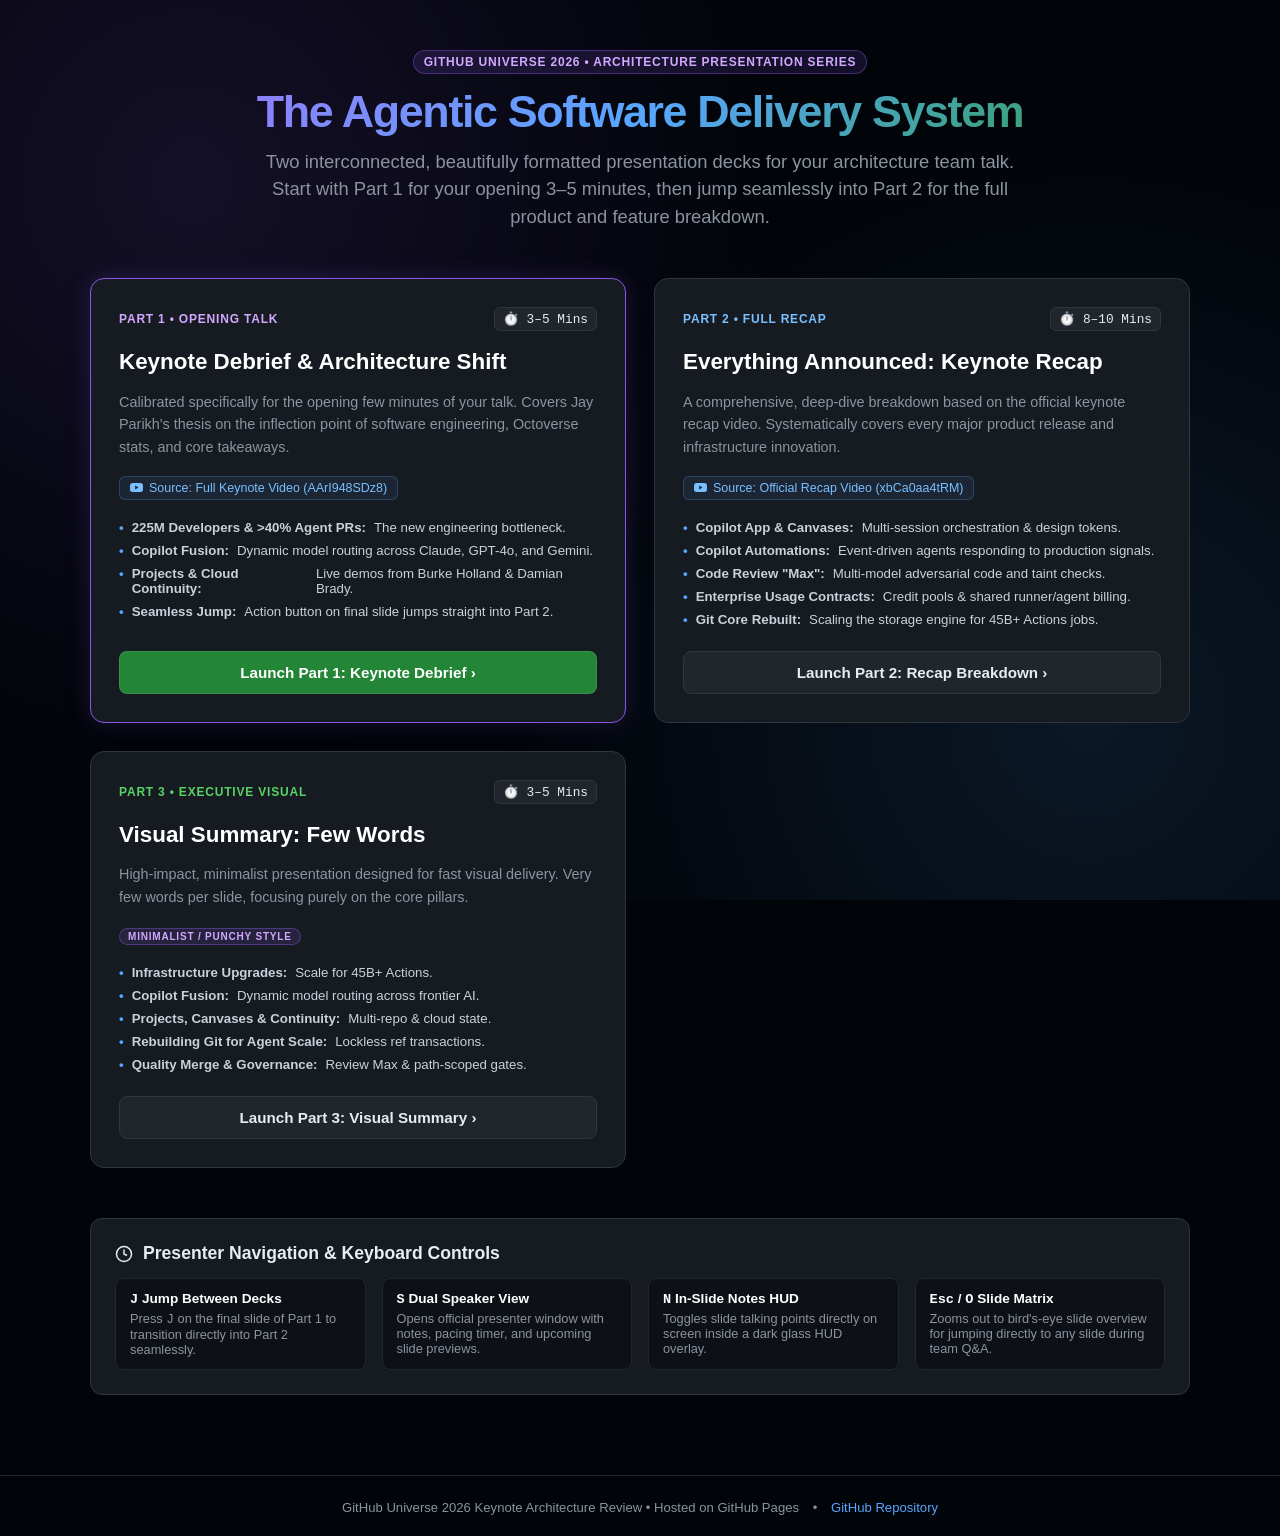
<file: index.html>
<!DOCTYPE html>
<html lang="en">
<head>
  <meta charset="utf-8">
  <meta name="viewport" content="width=device-width, initial-scale=1.0">
  <title>GitHub Universe 2026: Architecture Presentation Series</title>
  
  <link rel="icon" type="image/svg+xml" href="data:image/svg+xml,<svg xmlns='http://www.w3.org/2000/svg' viewBox='0 0 16 16' fill='%2358a6ff'><path d='M8 0c4.42 0 8 3.58 8 8a8.013 8.013 0 0 1-5.45 7.59c-.4.08-.55-.17-.55-.38 0-.27.01-1.13.01-2.2 0-.75-.25-1.23-.54-1.48 1.78-.2 3.65-.88 3.65-3.95 0-.88-.31-1.59-.82-2.15.08-.2.36-1.02-.08-2.12 0 0-.67-.22-2.2.82-.64-.18-1.32-.27-2-.27-.68 0-1.36.09-2 .27-1.53-1.03-2.2-.82-2.2-.82-.44 1.1-.16 1.92-.08 2.12-.51.56-.82 1.28-.82 2.15 0 3.06 1.86 3.75 3.64 3.95-.23.2-.44.55-.51 1.07-.46.21-1.61.55-2.33-.66-.15-.24-.6-.83-1.23-.82-.67.01-.27.38.01.53.34.19.73.9.82 1.13.16.45.68 1.31 2.69.94 0 .67.01 1.3.01 1.49 0 .21-.15.45-.55.38A7.995 7.995 0 0 1 0 8c0-4.42 3.58-8 8-8Z'/></svg>">

  <link rel="stylesheet" href="assets/css/deck-theme.css">

  <style>
    body {
      overflow-y: auto;
      min-height: 100vh;
      display: flex;
      flex-direction: column;
    }

    .hub-container {
      max-width: 1100px;
      margin: 0 auto;
      padding: 50px 24px 80px 24px;
      position: relative;
      z-index: 10;
      flex: 1;
    }

    .hub-header {
      text-align: center;
      margin-bottom: 48px;
    }

    .hub-title {
      font-size: 2.8rem;
      font-weight: 800;
      letter-spacing: -0.03em;
      margin: 12px 0 10px 0;
      background: var(--gh-accent-gradient);
      -webkit-background-clip: text;
      -webkit-text-fill-color: transparent;
      line-height: 1.15;
    }

    .hub-subtitle {
      font-size: 1.15rem;
      color: var(--gh-muted);
      max-width: 760px;
      margin: 0 auto;
      line-height: 1.5;
    }

    .hub-segments-grid {
      display: grid;
      grid-template-columns: repeat(auto-fit, minmax(360px, 1fr));
      gap: 28px;
      margin-bottom: 50px;
    }

    .segment-card {
      background: var(--gh-card);
      border: 1px solid var(--gh-border);
      border-radius: 14px;
      padding: 28px;
      display: flex;
      flex-direction: column;
      justify-content: space-between;
      transition: transform 0.2s ease, border-color 0.2s ease, box-shadow 0.2s ease;
      position: relative;
    }

    .segment-card:hover {
      transform: translateY(-4px);
      border-color: #58a6ff88;
      box-shadow: 0 14px 34px rgba(0, 0, 0, 0.5);
    }

    .segment-card.featured {
      border-color: var(--gh-purple);
      box-shadow: 0 0 25px rgba(137, 87, 229, 0.18);
    }

    .segment-badge-row {
      display: flex;
      justify-content: space-between;
      align-items: center;
      margin-bottom: 16px;
    }

    .segment-number {
      font-size: 0.75rem;
      font-weight: 700;
      text-transform: uppercase;
      letter-spacing: 0.8px;
    }

    .segment-duration {
      font-family: ui-monospace, monospace;
      font-size: 0.8rem;
      background: #21262d;
      padding: 3px 8px;
      border-radius: 6px;
      border: 1px solid var(--gh-border);
      color: var(--gh-text);
    }

    .segment-title {
      font-size: 1.4rem;
      font-weight: 700;
      color: #fff;
      margin: 0 0 10px 0;
      line-height: 1.3;
    }

    .segment-description {
      font-size: 0.9rem;
      color: var(--gh-muted);
      line-height: 1.55;
      margin-bottom: 18px;
    }

    .segment-source-video {
      display: inline-flex;
      align-items: center;
      gap: 6px;
      font-size: 0.78rem;
      color: #79c0ff;
      text-decoration: none;
      background: rgba(88, 166, 255, 0.08);
      border: 1px solid rgba(88, 166, 255, 0.25);
      border-radius: 6px;
      padding: 4px 10px;
      margin-bottom: 20px;
      transition: background 0.2s;
    }

    .segment-source-video:hover {
      background: rgba(88, 166, 255, 0.16);
    }

    .segment-topics {
      list-style: none;
      padding: 0;
      margin: 0 0 24px 0;
      font-size: 0.83rem;
      color: #c9d1d9;
    }

    .segment-topics li {
      margin-bottom: 8px;
      display: flex;
      align-items: flex-start;
      gap: 8px;
    }

    .segment-topics li::before {
      content: "•";
      color: var(--gh-blue);
      font-weight: bold;
    }

    .btn-launch {
      display: inline-flex;
      align-items: center;
      justify-content: center;
      gap: 8px;
      width: 100%;
      padding: 12px 18px;
      border-radius: 8px;
      font-size: 0.95rem;
      font-weight: 600;
      text-decoration: none;
      transition: all 0.2s;
      box-sizing: border-box;
    }

    .btn-launch.primary {
      background: #238636;
      border: 1px solid rgba(240, 246, 252, 0.1);
      color: #fff;
    }

    .btn-launch.primary:hover {
      background: #2ea043;
    }

    .btn-launch.secondary {
      background: #21262d;
      border: 1px solid var(--gh-border);
      color: var(--gh-text);
    }

    .btn-launch.secondary:hover {
      background: #30363d;
      color: #fff;
      border-color: var(--gh-muted);
    }

    /* Pacing Guide Table */
    .hub-guide-card {
      background: var(--gh-card);
      border: 1px solid var(--gh-border);
      border-radius: 12px;
      padding: 24px;
      margin-top: 20px;
    }

    .guide-title {
      font-size: 1.1rem;
      font-weight: 700;
      margin: 0 0 14px 0;
      display: flex;
      align-items: center;
      gap: 10px;
    }

    .guide-grid {
      display: grid;
      grid-template-columns: repeat(auto-fit, minmax(200px, 1fr));
      gap: 16px;
      font-size: 0.85rem;
    }

    .guide-item {
      background: #0d1117;
      border: 1px solid var(--gh-border-subtle);
      border-radius: 8px;
      padding: 12px 14px;
    }

    .guide-item strong {
      display: block;
      color: #fff;
      margin-bottom: 4px;
    }

    .guide-item p {
      margin: 0;
      color: var(--gh-muted);
      font-size: 0.8rem;
    }

    .hub-footer {
      text-align: center;
      padding: 24px;
      font-size: 0.82rem;
      color: var(--gh-muted);
      border-top: 1px solid var(--gh-border-subtle);
    }
  </style>
</head>
<body>
  <div class="universe-glow"></div>

  <div class="hub-container">
    <div class="hub-header">
      <div style="margin-bottom: 12px;">
        <span class="badge-universe">GitHub Universe 2026 • Architecture Presentation Series</span>
      </div>
      <h1 class="hub-title">The Agentic Software Delivery System</h1>
      <p class="hub-subtitle">
        Two interconnected, beautifully formatted presentation decks for your architecture team talk. 
        Start with Part 1 for your opening 3–5 minutes, then jump seamlessly into Part 2 for the full product and feature breakdown.
      </p>
    </div>

    <!-- Presentation Cards Grid -->
    <div class="hub-segments-grid">

      <!-- PART 1: Keynote Debrief -->
      <div class="segment-card featured">
        <div>
          <div class="segment-badge-row">
            <span class="segment-number" style="color: var(--gh-purple-light);">Part 1 • Opening Talk</span>
            <span class="segment-duration">⏱️ 3–5 Mins</span>
          </div>
          <h2 class="segment-title">Keynote Debrief &amp; Architecture Shift</h2>
          <p class="segment-description">
            Calibrated specifically for the opening few minutes of your talk. Covers Jay Parikh's thesis on the inflection point of software engineering, Octoverse stats, and core takeaways.
          </p>

          <a href="https://www.youtube.com/watch?v=AArI948SDz8" target="_blank" class="segment-source-video">
            <svg width="13" height="13" viewBox="0 0 24 24" fill="currentColor"><path d="M23.498 6.186a3.016 3.016 0 0 0-2.122-2.136C19.505 3.545 12 3.545 12 3.545s-7.505 0-9.377.505A3.017 3.017 0 0 0 .502 6.186C0 8.07 0 12 0 12s0 3.93.502 5.814a3.016 3.016 0 0 0 2.122 2.136c1.871.505 9.376.505 9.376.505s7.505 0 9.377-.505a3.015 3.015 0 0 0 2.122-2.136C24 15.93 24 12 24 12s0-3.93-.502-5.814zM9.545 15.568V8.432L15.818 12l-6.273 3.568z"/></svg>
            Source: Full Keynote Video (AArI948SDz8)
          </a>

          <ul class="segment-topics">
            <li><strong>225M Developers &amp; &gt;40% Agent PRs:</strong> The new engineering bottleneck.</li>
            <li><strong>Copilot Fusion:</strong> Dynamic model routing across Claude, GPT-4o, and Gemini.</li>
            <li><strong>Projects &amp; Cloud Continuity:</strong> Live demos from Burke Holland &amp; Damian Brady.</li>
            <li><strong>Seamless Jump:</strong> Action button on final slide jumps straight into Part 2.</li>
          </ul>
        </div>
        <a href="presentations/01-keynote-debrief/" class="btn-launch primary">
          Launch Part 1: Keynote Debrief ›
        </a>
      </div>

      <!-- PART 2: Keynote Recap & Product Breakdown -->
      <div class="segment-card">
        <div>
          <div class="segment-badge-row">
            <span class="segment-number" style="color: var(--gh-blue-light);">Part 2 • Full Recap</span>
            <span class="segment-duration">⏱️ 8–10 Mins</span>
          </div>
          <h2 class="segment-title">Everything Announced: Keynote Recap</h2>
          <p class="segment-description">
            A comprehensive, deep-dive breakdown based on the official keynote recap video. Systematically covers every major product release and infrastructure innovation.
          </p>

          <a href="https://www.youtube.com/watch?v=xbCa0aa4tRM" target="_blank" class="segment-source-video">
            <svg width="13" height="13" viewBox="0 0 24 24" fill="currentColor"><path d="M23.498 6.186a3.016 3.016 0 0 0-2.122-2.136C19.505 3.545 12 3.545 12 3.545s-7.505 0-9.377.505A3.017 3.017 0 0 0 .502 6.186C0 8.07 0 12 0 12s0 3.93.502 5.814a3.016 3.016 0 0 0 2.122 2.136c1.871.505 9.376.505 9.376.505s7.505 0 9.377-.505a3.015 3.015 0 0 0 2.122-2.136C24 15.93 24 12 24 12s0-3.93-.502-5.814zM9.545 15.568V8.432L15.818 12l-6.273 3.568z"/></svg>
            Source: Official Recap Video (xbCa0aa4tRM)
          </a>

          <ul class="segment-topics">
            <li><strong>Copilot App &amp; Canvases:</strong> Multi-session orchestration &amp; design tokens.</li>
            <li><strong>Copilot Automations:</strong> Event-driven agents responding to production signals.</li>
            <li><strong>Code Review "Max":</strong> Multi-model adversarial code and taint checks.</li>
            <li><strong>Enterprise Usage Contracts:</strong> Credit pools &amp; shared runner/agent billing.</li>
            <li><strong>Git Core Rebuilt:</strong> Scaling the storage engine for 45B+ Actions jobs.</li>
          </ul>
        </div>
        <a href="presentations/02-keynote-recap/" class="btn-launch secondary">
          Launch Part 2: Recap Breakdown ›
        </a>
      </div>

      <!-- PART 3: Executive Visual Summary (Few Words) -->
      <div class="segment-card">
        <div>
          <div class="segment-badge-row">
            <span class="segment-number" style="color: var(--gh-green-light);">Part 3 • Executive Visual</span>
            <span class="segment-duration">⏱️ 3–5 Mins</span>
          </div>
          <h2 class="segment-title">Visual Summary: Few Words</h2>
          <p class="segment-description">
            High-impact, minimalist presentation designed for fast visual delivery. Very few words per slide, focusing purely on the core pillars.
          </p>

          <div style="margin-bottom: 20px;">
            <span class="badge-universe" style="font-size: 10px; padding: 2px 8px;">Minimalist / Punchy Style</span>
          </div>

          <ul class="segment-topics">
            <li><strong>Infrastructure Upgrades:</strong> Scale for 45B+ Actions.</li>
            <li><strong>Copilot Fusion:</strong> Dynamic model routing across frontier AI.</li>
            <li><strong>Projects, Canvases &amp; Continuity:</strong> Multi-repo &amp; cloud state.</li>
            <li><strong>Rebuilding Git for Agent Scale:</strong> Lockless ref transactions.</li>
            <li><strong>Quality Merge &amp; Governance:</strong> Review Max &amp; path-scoped gates.</li>
          </ul>
        </div>
        <a href="presentations/03-visual-summary/" class="btn-launch secondary">
          Launch Part 3: Visual Summary ›
        </a>
      </div>

    </div>

    <!-- Presenter Pacing & Keyboard Controls Guide -->
    <div class="hub-guide-card">
      <h3 class="guide-title">
        <svg width="18" height="18" viewBox="0 0 24 24" fill="none" stroke="currentColor" stroke-width="2"><circle cx="12" cy="12" r="10"/><polyline points="12 6 12 12 16 14"/></svg>
        Presenter Navigation &amp; Keyboard Controls
      </h3>
      <div class="guide-grid">
        <div class="guide-item">
          <strong><kbd>J</kbd> Jump Between Decks</strong>
          <p>Press <kbd>J</kbd> on the final slide of Part 1 to transition directly into Part 2 seamlessly.</p>
        </div>
        <div class="guide-item">
          <strong><kbd>S</kbd> Dual Speaker View</strong>
          <p>Opens official presenter window with notes, pacing timer, and upcoming slide previews.</p>
        </div>
        <div class="guide-item">
          <strong><kbd>N</kbd> In-Slide Notes HUD</strong>
          <p>Toggles slide talking points directly on screen inside a dark glass HUD overlay.</p>
        </div>
        <div class="guide-item">
          <strong><kbd>Esc</kbd> / <kbd>O</kbd> Slide Matrix</strong>
          <p>Zooms out to bird's-eye slide overview for jumping directly to any slide during team Q&amp;A.</p>
        </div>
      </div>
    </div>
  </div>

  <footer class="hub-footer">
    <span>GitHub Universe 2026 Keynote Architecture Review • Hosted on GitHub Pages</span>
    <span style="margin: 0 10px;">•</span>
    <a href="https://github.com/gilberterik/github-universe-2026-review" target="_blank" style="color: var(--gh-blue); text-decoration: none;">GitHub Repository</a>
  </footer>
</body>
</html>
</file>
<file: assets/css/deck-theme.css>
:root {
  --gh-bg: #0d1117;
  --gh-canvas: #010409;
  --gh-card: #161b22;
  --gh-card-hover: #1c2128;
  --gh-border: #30363d;
  --gh-border-subtle: #21262d;
  --gh-purple: #8957e5;
  --gh-purple-glow: rgba(137, 87, 229, 0.25);
  --gh-purple-light: #d2a8ff;
  --gh-blue: #58a6ff;
  --gh-blue-glow: rgba(88, 166, 255, 0.25);
  --gh-blue-light: #79c0ff;
  --gh-green: #3fb950;
  --gh-green-light: #56d364;
  --gh-coral: #f78166;
  --gh-amber: #d29922;
  --gh-text: #e6edf3;
  --gh-text-primary: #ffffff;
  --gh-muted: #8b949e;
  --gh-accent-gradient: linear-gradient(135deg, #a371f7 0%, #58a6ff 50%, #2ea043 100%);
  --gh-hub-gradient: linear-gradient(180deg, rgba(137, 87, 229, 0.15) 0%, rgba(88, 166, 255, 0.05) 50%, transparent 100%);
}

body {
  background-color: var(--gh-canvas);
  color: var(--gh-text);
  font-family: -apple-system, BlinkMacSystemFont, "Segoe UI", "Noto Sans", Helvetica, Arial, sans-serif;
  margin: 0;
  padding: 0;
  overflow: hidden;
}

/* Ambient Galactic Universe Glow */
.universe-glow {
  position: fixed;
  top: 0;
  left: 0;
  width: 100vw;
  height: 100vh;
  pointer-events: none;
  z-index: 0;
  background: 
    radial-gradient(circle at 15% 20%, rgba(137, 87, 229, 0.14) 0%, transparent 45%),
    radial-gradient(circle at 85% 80%, rgba(88, 166, 255, 0.12) 0%, transparent 45%),
    radial-gradient(circle at 50% 50%, rgba(1, 4, 9, 0.95) 0%, var(--gh-canvas) 100%);
}

/* Reveal Overrides & Base Typography */
.reveal {
  font-size: 26px;
  color: var(--gh-text);
  z-index: 10;
}

.reveal h1, .reveal h2, .reveal h3, .reveal h4 {
  font-weight: 700;
  color: var(--gh-text-primary);
  letter-spacing: -0.02em;
  text-transform: none;
}

.reveal h1 {
  font-size: 2.2em;
  margin-bottom: 0.2em;
  background: var(--gh-accent-gradient);
  -webkit-background-clip: text;
  -webkit-text-fill-color: transparent;
}

.reveal h2 {
  font-size: 1.6em;
  margin-bottom: 0.35em;
}

.slide-subtitle {
  color: var(--gh-muted);
  font-size: 0.88em;
  margin-bottom: 1.1em;
  font-weight: 400;
}

/* Top Navigation HUD */
.top-hud {
  position: fixed;
  top: 14px;
  left: 20px;
  right: 20px;
  display: flex;
  justify-content: space-between;
  align-items: center;
  z-index: 100;
  pointer-events: auto;
  font-size: 13px;
  font-weight: 500;
  color: var(--gh-muted);
}

.hud-left {
  display: flex;
  align-items: center;
  gap: 12px;
}

.hud-right {
  display: flex;
  align-items: center;
  gap: 14px;
}

.top-hud a {
  color: var(--gh-blue);
  text-decoration: none;
  display: inline-flex;
  align-items: center;
  gap: 6px;
  transition: color 0.2s;
}

.top-hud a:hover {
  color: var(--gh-blue-light);
}

.badge-universe {
  display: inline-flex;
  align-items: center;
  gap: 6px;
  padding: 4px 10px;
  border-radius: 20px;
  background: rgba(137, 87, 229, 0.15);
  border: 1px solid rgba(137, 87, 229, 0.4);
  color: var(--gh-purple-light);
  font-size: 12px;
  font-weight: 600;
  text-transform: uppercase;
  letter-spacing: 0.8px;
}

.badge-segment {
  display: inline-flex;
  align-items: center;
  gap: 5px;
  padding: 3px 8px;
  border-radius: 12px;
  background: rgba(88, 166, 255, 0.12);
  border: 1px solid rgba(88, 166, 255, 0.3);
  color: var(--gh-blue-light);
  font-size: 11px;
  font-weight: 600;
}

/* Deck Switcher Dropdown in Top HUD */
.deck-switcher {
  position: relative;
  display: inline-block;
}

.deck-select-btn {
  background: var(--gh-card);
  border: 1px solid var(--gh-border);
  color: var(--gh-text);
  padding: 4px 10px;
  border-radius: 6px;
  font-size: 12px;
  cursor: pointer;
  display: flex;
  align-items: center;
  gap: 6px;
  transition: border-color 0.2s;
}

.deck-select-btn:hover {
  border-color: var(--gh-blue);
}

.deck-dropdown-menu {
  display: none;
  position: absolute;
  top: 100%;
  left: 0;
  margin-top: 6px;
  background: var(--gh-card);
  border: 1px solid var(--gh-border);
  border-radius: 8px;
  min-width: 250px;
  box-shadow: 0 10px 30px rgba(0,0,0,0.6);
  z-index: 150;
  overflow: hidden;
}

.deck-dropdown-menu.show {
  display: block;
}

.deck-dropdown-item {
  display: block;
  padding: 8px 12px;
  font-size: 12px;
  color: var(--gh-text) !important;
  text-decoration: none;
  border-bottom: 1px solid var(--gh-border-subtle);
  transition: background 0.15s;
}

.deck-dropdown-item:last-child {
  border-bottom: none;
}

.deck-dropdown-item:hover {
  background: #21262d;
  color: var(--gh-blue-light) !important;
}

.deck-dropdown-item.active {
  background: rgba(137, 87, 229, 0.2);
  font-weight: 600;
  border-left: 3px solid var(--gh-purple);
}

/* Live Timer */
.live-timer {
  font-family: ui-monospace, SFMono-Regular, "SF Mono", Menlo, Consolas, monospace;
  padding: 3px 8px;
  background: var(--gh-card);
  border: 1px solid var(--gh-border);
  border-radius: 6px;
  color: var(--gh-text);
  font-size: 12px;
}

/* Floating Navigation Controls */
.deck-controls {
  position: fixed;
  bottom: 16px;
  right: 20px;
  display: flex;
  gap: 8px;
  z-index: 100;
  background: rgba(22, 27, 34, 0.88);
  backdrop-filter: blur(8px);
  padding: 6px 10px;
  border-radius: 12px;
  border: 1px solid var(--gh-border);
  box-shadow: 0 8px 24px rgba(0, 0, 0, 0.4);
}

.deck-btn {
  background: #21262d;
  border: 1px solid var(--gh-border);
  color: var(--gh-text);
  padding: 6px 10px;
  border-radius: 6px;
  font-size: 12px;
  cursor: pointer;
  display: flex;
  align-items: center;
  gap: 5px;
  transition: all 0.2s;
  text-decoration: none;
}

.deck-btn:hover {
  background: #30363d;
  border-color: var(--gh-muted);
  color: #fff;
}

.deck-btn.primary {
  background: #238636;
  border-color: rgba(240, 246, 252, 0.1);
  color: #fff;
}
.deck-btn.primary:hover {
  background: #2ea043;
}

/* Speaker Notes In-Slide Overlay */
.notes-overlay {
  display: none;
  position: fixed;
  bottom: 64px;
  right: 20px;
  width: 450px;
  max-height: 400px;
  background: rgba(13, 17, 23, 0.96);
  border: 1px solid var(--gh-purple);
  border-radius: 12px;
  box-shadow: 0 12px 36px rgba(0,0,0,0.7), 0 0 20px var(--gh-purple-glow);
  backdrop-filter: blur(12px);
  z-index: 99;
  padding: 16px;
  overflow-y: auto;
  text-align: left;
  font-size: 14px;
  line-height: 1.5;
}

.notes-overlay.active {
  display: block;
}

.notes-header {
  display: flex;
  justify-content: space-between;
  align-items: center;
  border-bottom: 1px solid var(--gh-border);
  padding-bottom: 8px;
  margin-bottom: 10px;
  color: var(--gh-purple-light);
  font-weight: 600;
  font-size: 13px;
}

/* Grids & Cards */
.grid-2 {
  display: grid;
  grid-template-columns: 1fr 1fr;
  gap: 20px;
  text-align: left;
}

.grid-3 {
  display: grid;
  grid-template-columns: 1fr 1fr 1fr;
  gap: 16px;
  text-align: left;
}

.card {
  background: var(--gh-card);
  border: 1px solid var(--gh-border);
  border-radius: 10px;
  padding: 20px;
  position: relative;
  transition: transform 0.2s, border-color 0.2s;
}

.card:hover {
  border-color: var(--gh-muted);
  transform: translateY(-2px);
}

.card.purple { border-left: 4px solid var(--gh-purple); }
.card.blue { border-left: 4px solid var(--gh-blue); }
.card.green { border-left: 4px solid var(--gh-green); }
.card.coral { border-left: 4px solid var(--gh-coral); }

.card-title {
  font-size: 0.85em;
  font-weight: 700;
  color: #fff;
  display: flex;
  align-items: center;
  gap: 8px;
  margin-bottom: 10px;
}

.card-body {
  font-size: 0.65em;
  color: var(--gh-muted);
  line-height: 1.55;
}

.card-body strong {
  color: var(--gh-text);
}

.card-body ul {
  margin: 8px 0 0 16px;
  padding: 0;
}

.card-body li {
  margin-bottom: 6px;
}

/* Metrics */
.metric-box {
  background: linear-gradient(180deg, #161b22 0%, #0d1117 100%);
  border: 1px solid var(--gh-border);
  border-radius: 10px;
  padding: 16px;
  text-align: center;
}

.metric-value {
  font-size: 2.2em;
  font-weight: 800;
  font-family: ui-monospace, SFMono-Regular, monospace;
  line-height: 1.1;
  margin-bottom: 4px;
}

.metric-value.purple { color: var(--gh-purple-light); }
.metric-value.blue { color: var(--gh-blue-light); }
.metric-value.green { color: var(--gh-green-light); }

.metric-label {
  font-size: 0.55em;
  color: var(--gh-muted);
  text-transform: uppercase;
  letter-spacing: 0.5px;
}

/* Shift Box */
.paradigm-shift {
  display: flex;
  align-items: center;
  justify-content: space-between;
  background: #161b22;
  border: 1px solid var(--gh-border);
  border-radius: 8px;
  padding: 12px 18px;
  margin-bottom: 14px;
  font-size: 0.7em;
}

.paradigm-old {
  color: var(--gh-muted);
  text-decoration: line-through;
  flex: 1;
}

.arrow-icon {
  color: var(--gh-blue);
  padding: 0 16px;
  font-weight: bold;
  font-size: 1.2em;
}

.paradigm-new {
  color: var(--gh-green-light);
  font-weight: 600;
  flex: 1;
  text-align: right;
}

/* Speaker Pills */
.speaker-pill {
  display: inline-flex;
  align-items: center;
  gap: 6px;
  padding: 3px 8px;
  border-radius: 14px;
  font-size: 0.55em;
  background: #21262d;
  color: #c9d1d9;
  border: 1px solid var(--gh-border);
  margin-bottom: 12px;
}

.speaker-pill .dot {
  width: 7px;
  height: 7px;
  border-radius: 50%;
  background: var(--gh-blue);
}

/* Architectural Takeaways List */
.arch-takeaway-item {
  display: flex;
  gap: 16px;
  background: var(--gh-card);
  border: 1px solid var(--gh-border);
  border-radius: 8px;
  padding: 14px 18px;
  margin-bottom: 12px;
  align-items: flex-start;
  text-align: left;
}

.takeaway-number {
  background: var(--gh-purple);
  color: white;
  font-size: 0.65em;
  font-weight: bold;
  width: 28px;
  height: 28px;
  border-radius: 50%;
  display: flex;
  align-items: center;
  justify-content: center;
  flex-shrink: 0;
}

.takeaway-content {
  font-size: 0.65em;
  line-height: 1.45;
}

.takeaway-content h4 {
  font-size: 1.1em;
  margin: 0 0 4px 0;
  color: #fff;
}

.takeaway-content p {
  margin: 0;
  color: var(--gh-muted);
}

/* Keyboard Hints */
.key-hints {
  position: fixed;
  bottom: 16px;
  left: 20px;
  font-size: 11px;
  color: #484f58;
  display: flex;
  gap: 12px;
  z-index: 90;
}

.key-hints kbd {
  background: #161b22;
  border: 1px solid #30363d;
  border-radius: 4px;
  padding: 2px 5px;
  font-family: inherit;
  color: #8b949e;
}

/* Minimalist / Few-Words Presentation Styles */
.hero-statement {
  font-size: 2.5em;
  font-weight: 800;
  letter-spacing: -0.03em;
  line-height: 1.15;
  margin-bottom: 20px;
}

.hero-statement.gradient {
  background: var(--gh-accent-gradient);
  -webkit-background-clip: text;
  -webkit-text-fill-color: transparent;
}

.minimal-grid-3 {
  display: grid;
  grid-template-columns: repeat(3, 1fr);
  gap: 24px;
  margin: 35px 0;
}

.minimal-grid-2 {
  display: grid;
  grid-template-columns: repeat(2, 1fr);
  gap: 30px;
  margin: 35px 0;
}

.minimal-card {
  background: var(--gh-card);
  border: 1px solid var(--gh-border);
  border-radius: 12px;
  padding: 28px 20px;
  text-align: center;
  transition: transform 0.2s, border-color 0.2s;
}

.minimal-card:hover {
  transform: translateY(-4px);
  border-color: var(--gh-blue);
}

.minimal-card-icon {
  font-size: 2.2em;
  margin-bottom: 12px;
  display: inline-block;
}

.minimal-card-title {
  font-size: 1.15em;
  font-weight: 700;
  color: #ffffff;
  margin-bottom: 8px;
}

.minimal-card-sub {
  font-size: 0.75em;
  color: var(--gh-muted);
  text-transform: uppercase;
  letter-spacing: 0.8px;
}

.punchline-callout {
  display: inline-flex;
  align-items: center;
  gap: 10px;
  padding: 10px 24px;
  background: rgba(137, 87, 229, 0.12);
  border: 1px solid rgba(137, 87, 229, 0.35);
  border-radius: 30px;
  color: #d2a8ff;
  font-size: 0.85em;
  font-weight: 600;
  margin-top: 25px;
}
</file>
